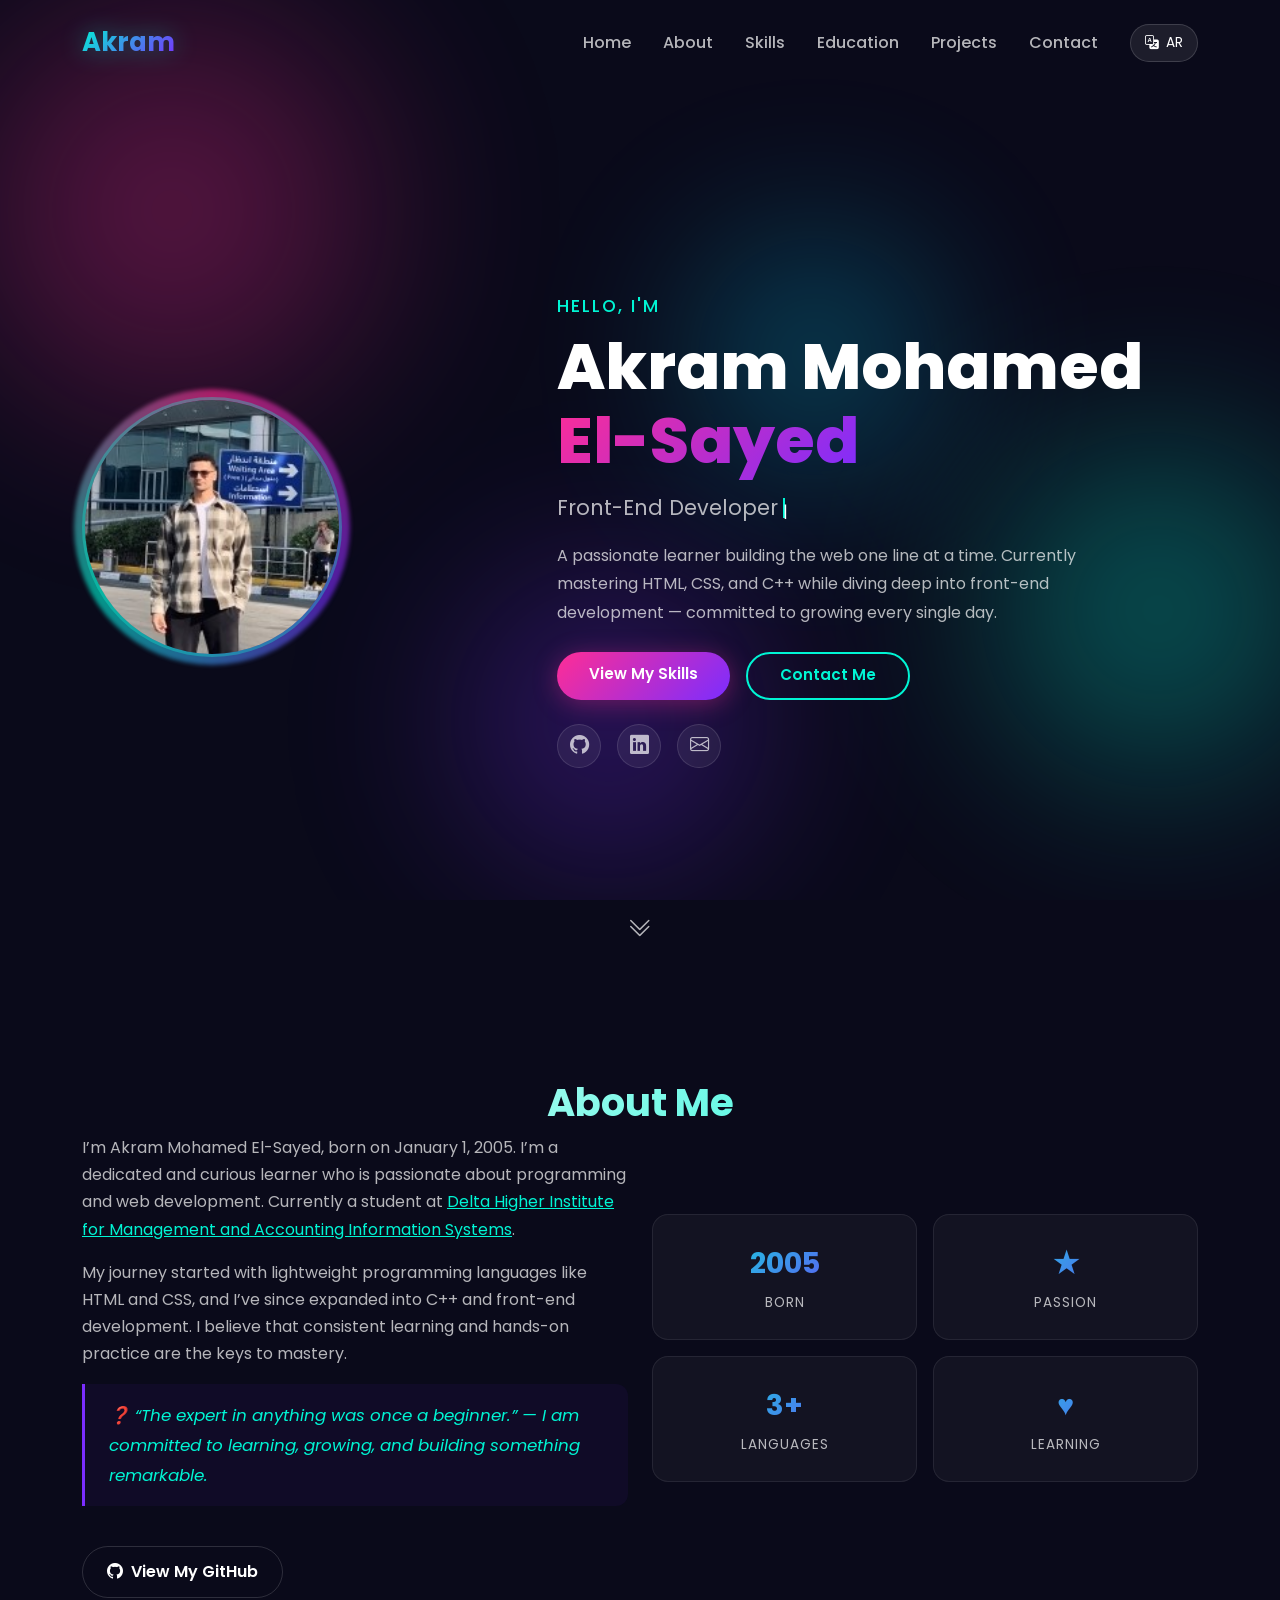
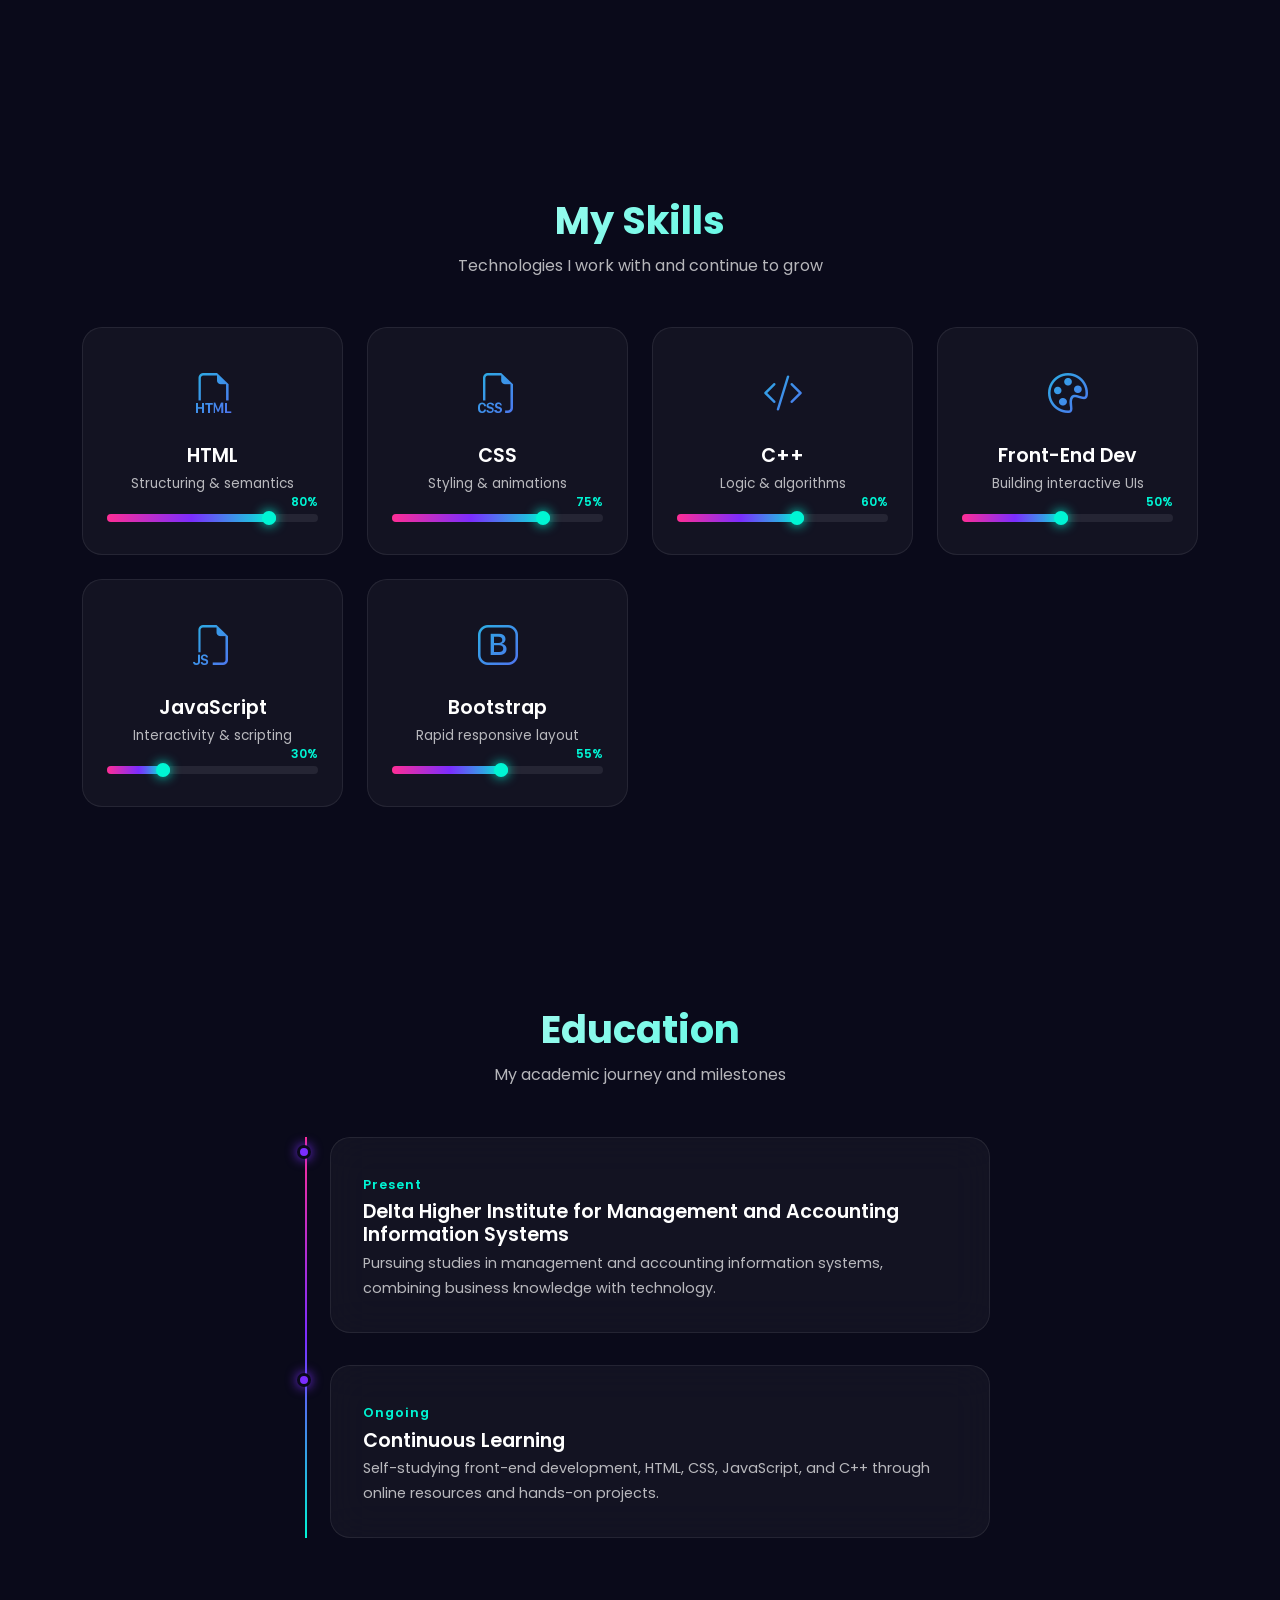
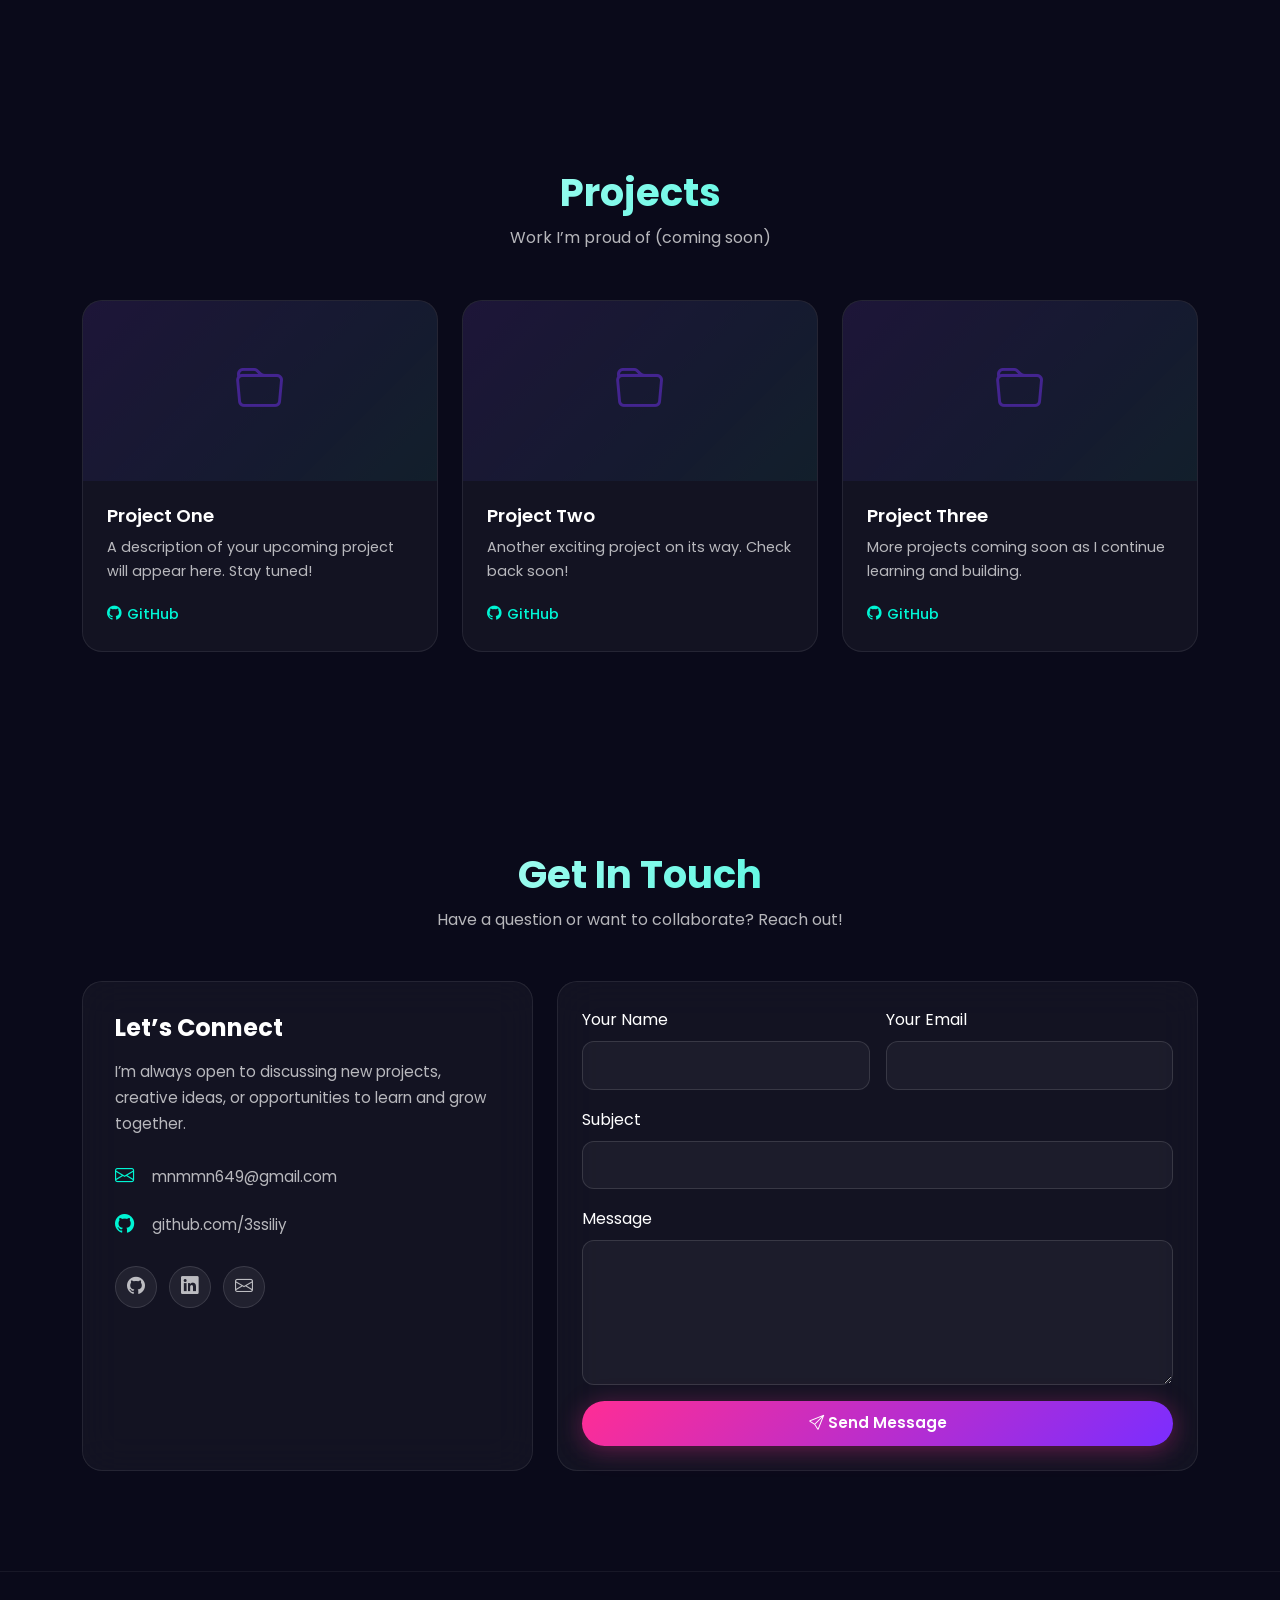
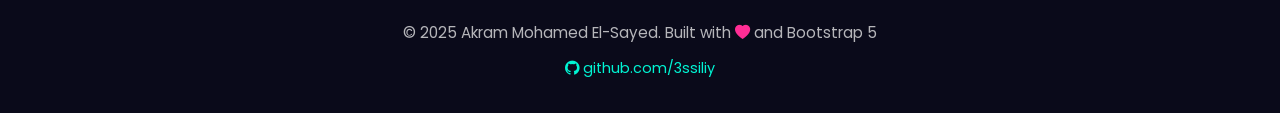
<file: index.html>
﻿<!DOCTYPE html>
<html lang="en" dir="ltr">
<head>
  <meta charset="UTF-8" />
  <meta name="viewport" content="width=device-width, initial-scale=1.0" />
  <title>Akram Mohamed El-Sayed | Portfolio</title>

  <!-- Bootstrap 5 CSS -->
  <link href="https://cdn.jsdelivr.net/npm/bootstrap@5.3.2/dist/css/bootstrap.min.css" rel="stylesheet" />
  <!-- Bootstrap Icons -->
  <link rel="stylesheet" href="https://cdn.jsdelivr.net/npm/bootstrap-icons@1.11.3/font/bootstrap-icons.min.css" />
  <!-- Google Fonts -->
  <link rel="preconnect" href="https://fonts.googleapis.com" />
  <link rel="preconnect" href="https://fonts.gstatic.com" crossorigin />
  <link href="https://fonts.googleapis.com/css2?family=Poppins:wght@300;400;500;600;700;800&family=Tajawal:wght@300;400;500;700&display=swap" rel="stylesheet" />
  <!-- Custom CSS -->
  <link rel="stylesheet" href="css/style.css" />
</head>
<body>

  <!-- ===== Animated Background Blobs ===== -->
  <div class="bg-blobs">
    <div class="blob blob-1"></div>
    <div class="blob blob-2"></div>
    <div class="blob blob-3"></div>
    <div class="blob blob-4"></div>
  </div>

  <!-- ===== Navbar ===== -->
  <nav class="navbar navbar-expand-lg fixed-top" id="mainNav">
    <div class="container">
      <a class="navbar-brand" href="#home">
        <span class="brand-glow" data-en="Akram" data-ar="أكرم">Akram</span>
      </a>
      <button class="navbar-toggler" type="button" data-bs-toggle="collapse" data-bs-target="#navbarNav" aria-controls="navbarNav" aria-expanded="false" aria-label="Toggle navigation">
        <i class="bi bi-list navbar-toggler-icon"></i>
      </button>
      <div class="collapse navbar-collapse" id="navbarNav">
        <ul class="navbar-nav ms-auto me-3">
          <li class="nav-item"><a class="nav-link" href="#home" data-en="Home" data-ar="الرئيسية">Home</a></li>
          <li class="nav-item"><a class="nav-link" href="#about" data-en="About" data-ar="عني">About</a></li>
          <li class="nav-item"><a class="nav-link" href="#skills" data-en="Skills" data-ar="المهارات">Skills</a></li>
          <li class="nav-item"><a class="nav-link" href="#education" data-en="Education" data-ar="التعليم">Education</a></li>
          <li class="nav-item"><a class="nav-link" href="#projects" data-en="Projects" data-ar="المشاريع">Projects</a></li>
          <li class="nav-item"><a class="nav-link" href="#contact" data-en="Contact" data-ar="تواصل">Contact</a></li>
        </ul>
        <button class="lang-btn" id="langToggle" aria-label="Switch language">
          <i class="bi bi-translate"></i> <span id="langLabel">AR</span>
        </button>
      </div>
    </div>
  </nav>

  <!-- ===== Hero Section ===== -->
  <section class="hero-section" id="home">
    <div class="container">
      <div class="row align-items-center min-vh-100">
        <div class="col-lg-5 text-center text-lg-start mb-5 mb-lg-0 fade-in-left">
          <div class="hero-photo-wrap">
            <!--
              === PHOTO SLOT ===
              Your photo is displayed with animated neon border
            -->
            <div class="hero-photo" id="heroPhoto">
              <img src="assets/photos/portrait.jpg" alt="Akram Mohamed El-Sayed" />
            </div>
            <div class="photo-glow"></div>
          </div>
        </div>
        <div class="col-lg-7 text-center text-lg-start fade-in-right">
          <p class="hero-greeting" data-en="Hello, I'm" data-ar="مرحباً، أنا">Hello, I'm</p>
          <h1 class="hero-name" data-en="Akram Mohamed<br/>El-Sayed" data-ar="أكرم محمد<br/>السيد">
            Akram Mohamed<br/><span class="accent">El-Sayed</span>
          </h1>
          <div class="hero-role-wrap">
            <span class="hero-role" data-en="Front-End Developer" data-ar="مطور واجهات أمامية">Front-End Developer</span>
            <span class="typing-cursor">|</span>
          </div>
          <p class="hero-tagline" data-en="A passionate learner building the web one line at a time. Currently mastering HTML, CSS, and C++ while diving deep into front-end development — committed to growing every single day." data-ar="متعلم شغوف يبني الويب سطرًا بسطر. أتقن حالياً HTML و CSS و C++ أثناء التعمق في تطوير الواجهات الأمامية — ملتزم بالنمو كل يوم.">
            A passionate learner building the web one line at a time. Currently mastering HTML, CSS, and C++ while diving deep into front-end development &#8212; committed to growing every single day.
          </p>
          <div class="hero-btns mt-4 d-flex gap-3 justify-content-center justify-content-lg-start flex-wrap">
            <a href="#skills" class="btn btn-neon" data-en="View My Skills" data-ar="عرض مهاراتي">View My Skills</a>
            <a href="#contact" class="btn btn-outline-neon" data-en="Contact Me" data-ar="تواصل معي">Contact Me</a>
          </div>
          <div class="hero-social mt-4 d-flex gap-3 justify-content-center justify-content-lg-start">
            <a href="https://github.com/3ssiliy" target="_blank" rel="noopener noreferrer" class="social-icon" aria-label="GitHub">
              <i class="bi bi-github"></i>
            </a>
            <a href="#" class="social-icon" aria-label="LinkedIn">
              <i class="bi bi-linkedin"></i>
            </a>
            <a href="mailto:mnmmn649@gmail.com" class="social-icon" aria-label="Email">
              <i class="bi bi-envelope"></i>
            </a>
          </div>
        </div>
      </div>
    </div>
    <!-- Scroll indicator -->
    <a href="#about" class="scroll-down" aria-label="Scroll down">
      <i class="bi bi-chevron-double-down"></i>
    </a>
  </section>

  <!-- ===== About Section ===== -->
  <section class="section" id="about">
    <div class="container">
      <h2 class="section-title reveal" data-en="About Me" data-ar="عني">About Me</h2>
      <div class="about-glass reveal">
        <div class="row align-items-center">
          <div class="col-lg-6 mb-4 mb-lg-0">
            <p class="about-text" data-en="I&#8217;m Akram Mohamed El-Sayed, born on January 1, 2005. I&#8217;m a dedicated and curious learner who is passionate about programming and web development. Currently a student at <a href=&#39;https://dhic.edu.eg/&#39; target=&#39;_blank&#39; rel=&#39;noopener noreferrer&#39; style=&#39;color:var(--neon-cyan);text-decoration:underline;&#39;>Delta Higher Institute for Management and Accounting Information Systems</a>." data-ar="أنا أكرم محمد السيد، وُلدت في 1 يناير 2005. أنا متعلم مخلص وفضولي أشعر بالشغف بالبرمجة وتطوير الويب. طالب حالياً في <a href=&#39;https://dhic.edu.eg/&#39; target=&#39;_blank&#39; rel=&#39;noopener noreferrer&#39; style=&#39;color:var(--neon-cyan);text-decoration:underline;&#39;>معهد دلتا العالي للإدارة والمحاسبة وأنظمة المعلومات</a>.">
              I&#8217;m Akram Mohamed El-Sayed, born on January 1, 2005. I&#8217;m a dedicated and curious learner who is passionate about programming and web development. Currently a student at <a href="https://dhic.edu.eg/" target="_blank" rel="noopener noreferrer" style="color:var(--neon-cyan);text-decoration:underline;">Delta Higher Institute for Management and Accounting Information Systems</a>.
            </p>
            <p class="about-text" data-en="My journey started with lightweight programming languages like HTML and CSS, and I&#8217;ve since expanded into C++ and front-end development. I believe that consistent learning and hands-on practice are the keys to mastery." data-ar="بدأت رحلتي بلغات برمجة خفيفة مثل HTML و CSS، ومنذ ذلك الحين توسعت إلى C++ وتطوير الواجهات الأمامية. أؤمن بأن التعلم المستمر والتطبيق العملي هما مفتاح الإتقان.">
              My journey started with lightweight programming languages like HTML and CSS, and I&#8217;ve since expanded into C++ and front-end development. I believe that consistent learning and hands-on practice are the keys to mastery.
            </p>
            <p class="motivational-quote" data-en="&#10067; &#8220;The expert in anything was once a beginner.&#8221; &#8212; I am committed to learning, growing, and building something remarkable." data-ar="&#10067; &#8220;الخبراء في أي مجال كانوا يوماً مبتدئين.&#8221; &#8212; أنا ملتزم بالتعلم والنمو وبناء شيء استثنائي.">
              &#10067; &#8220;The expert in anything was once a beginner.&#8221; &#8212; I am committed to learning, growing, and building something remarkable.
            </p>
          </div>
          <div class="col-lg-6">
            <div class="about-stats row g-3">
              <div class="col-6">
                <div class="stat-card">
                  <span class="stat-number">2005</span>
                  <span class="stat-label" data-en="Born" data-ar="سنة الميلاد">Born</span>
                </div>
              </div>
              <div class="col-6">
                <div class="stat-card">
                  <span class="stat-number">&#9733;</span>
                  <span class="stat-label" data-en="Passion" data-ar="شغف">Passion</span>
                </div>
              </div>
              <div class="col-6">
                <div class="stat-card">
                  <span class="stat-number">3+</span>
                  <span class="stat-label" data-en="Languages" data-ar="لغات">Languages</span>
                </div>
              </div>
              <div class="col-6">
                <div class="stat-card">
                  <span class="stat-number">&#9829;</span>
                  <span class="stat-label" data-en="Learning" data-ar="تعلم">Learning</span>
                </div>
              </div>
            </div>
          </div>
        </div>
        <div class="about-links mt-4">
          <a href="https://github.com/3ssiliy" target="_blank" rel="noopener noreferrer" class="github-link">
            <i class="bi bi-github"></i>
            <span data-en="View My GitHub" data-ar="عرض حسابي على GitHub">View My GitHub</span>
          </a>
        </div>
      </div>
    </div>
  </section>

  <!-- ===== Skills Section ===== -->
  <section class="section" id="skills">
    <div class="container">
      <h2 class="section-title reveal" data-en="My Skills" data-ar="مهاراتي">My Skills</h2>
      <p class="section-subtitle reveal" data-en="Technologies I work with and continue to grow" data-ar="التقنيات التي أعمل معها وأتابع تعلمها">Technologies I work with and continue to grow</p>
      <div class="skills-grid">
        <!-- HTML -->
        <div class="skill-card reveal">
          <div class="skill-icon"><i class="bi bi-filetype-html"></i></div>
          <h3>HTML</h3>
          <p class="skill-desc" data-en="Structuring &amp; semantics" data-ar="الهيكلة والدلالات">Structuring &amp; semantics</p>
          <div class="progress-track">
            <div class="progress-bar-fill" data-width="80"></div>
            <span class="progress-label">80%</span>
          </div>
        </div>
        <!-- CSS -->
        <div class="skill-card reveal">
          <div class="skill-icon"><i class="bi bi-filetype-css"></i></div>
          <h3>CSS</h3>
          <p class="skill-desc" data-en="Styling &amp; animations" data-ar="التنسيق والرسوم المتحركة">Styling &amp; animations</p>
          <div class="progress-track">
            <div class="progress-bar-fill" data-width="75"></div>
            <span class="progress-label">75%</span>
          </div>
        </div>
        <!-- C++ -->
        <div class="skill-card reveal">
          <div class="skill-icon"><i class="bi bi-code-slash"></i></div>
          <h3>C++</h3>
          <p class="skill-desc" data-en="Logic &amp; algorithms" data-ar="المنطق والخوارزميات">Logic &amp; algorithms</p>
          <div class="progress-track">
            <div class="progress-bar-fill" data-width="60"></div>
            <span class="progress-label">60%</span>
          </div>
        </div>
        <!-- Front-End -->
        <div class="skill-card reveal">
          <div class="skill-icon"><i class="bi bi-palette"></i></div>
          <h3 data-en="Front-End Dev" data-ar="تطوير الواجهات">Front-End Dev</h3>
          <p class="skill-desc" data-en="Building interactive UIs" data-ar="بناء واجهات تفاعلية">Building interactive UIs</p>
          <div class="progress-track">
            <div class="progress-bar-fill" data-width="50"></div>
            <span class="progress-label">50%</span>
          </div>
        </div>
        <!-- JavaScript -->
        <div class="skill-card reveal">
          <div class="skill-icon"><i class="bi bi-filetype-js"></i></div>
          <h3>JavaScript</h3>
          <p class="skill-desc" data-en="Interactivity &amp; scripting" data-ar="التفاعلية والبرمجة">Interactivity &amp; scripting</p>
          <div class="progress-track">
            <div class="progress-bar-fill" data-width="30"></div>
            <span class="progress-label">30%</span>
          </div>
        </div>
        <!-- Bootstrap -->
        <div class="skill-card reveal">
          <div class="skill-icon"><i class="bi bi-bootstrap"></i></div>
          <h3>Bootstrap</h3>
          <p class="skill-desc" data-en="Rapid responsive layout" data-ar="تخطيط متجاوب سريع">Rapid responsive layout</p>
          <div class="progress-track">
            <div class="progress-bar-fill" data-width="55"></div>
            <span class="progress-label">55%</span>
          </div>
        </div>
      </div>
    </div>
  </section>

  <!-- ===== Education Section (Placeholders) ===== -->
  <section class="section" id="education">
    <div class="container">
      <h2 class="section-title reveal" data-en="Education" data-ar="التعليم">Education</h2>
      <p class="section-subtitle reveal" data-en="My academic journey and milestones" data-ar="رحلتي الأكاديمية ومحطاتي">My academic journey and milestones</p>
      <div class="timeline reveal">
        <div class="timeline-item">
          <div class="timeline-dot"></div>
          <div class="timeline-content glass-card">
            <span class="timeline-date" data-en="Present" data-ar="حالياً">Present</span>
            <h3 class="timeline-title" data-en="Delta Higher Institute for Management and Accounting Information Systems" data-ar="معهد دلتا العالي للإدارة والمحاسبة وأنظمة المعلومات">Delta Higher Institute for Management and Accounting Information Systems</h3>
            <p class="timeline-desc" data-en="Pursuing studies in management and accounting information systems, combining business knowledge with technology." data-ar="أدرس حالياً في معهد دلتا العالي للإدارة والمحاسبة وأنظمة المعلومات، حيث أجمع بين المعرفة الإدارية والتقنية.">Pursuing studies in management and accounting information systems, combining business knowledge with technology.</p>
          </div>
        </div>
        <div class="timeline-item">
          <div class="timeline-dot"></div>
          <div class="timeline-content glass-card">
            <span class="timeline-date" data-en="Ongoing" data-ar="مستمر">Ongoing</span>
            <h3 class="timeline-title" data-en="Continuous Learning" data-ar="التعلم المستمر">Continuous Learning</h3>
            <p class="timeline-desc" data-en="Self-studying front-end development, HTML, CSS, JavaScript, and C++ through online resources and hands-on projects." data-ar="أتعلم تطوير الواجهات الأمامية وHTML وCSS وJavaScript وC++ ذاتياً من خلال المصادر عبر الإنترنت والمشاريع العملية.">Self-studying front-end development, HTML, CSS, JavaScript, and C++ through online resources and hands-on projects.</p>
          </div>
        </div>
      </div>
    </div>
  </section>

  <!-- ===== Projects Section (Placeholders) ===== -->
  <section class="section" id="projects">
    <div class="container">
      <h2 class="section-title reveal" data-en="Projects" data-ar="المشاريع">Projects</h2>
      <p class="section-subtitle reveal" data-en="Work I&#8217;m proud of (coming soon)" data-ar="أعمال أفخر بها (قريباً)">Work I&#8217;m proud of (coming soon)</p>
      <div class="projects-grid">
        <div class="project-card reveal">
          <div class="project-img placeholder-img">
            <i class="bi bi-folder"></i>
          </div>
          <div class="project-body">
            <h3 data-en="Project One" data-ar="المشروع الأول">Project One</h3>
            <p class="project-desc" data-en="A description of your upcoming project will appear here. Stay tuned!" data-ar="سيظهر وصف مشروعك القادم هنا. ترقبوا!">A description of your upcoming project will appear here. Stay tuned!</p>
            <a href="https://github.com/3ssiliy" target="_blank" class="project-link"><i class="bi bi-github"></i> GitHub</a>
          </div>
        </div>
        <div class="project-card reveal">
          <div class="project-img placeholder-img">
            <i class="bi bi-folder"></i>
          </div>
          <div class="project-body">
            <h3 data-en="Project Two" data-ar="المشروع الثاني">Project Two</h3>
            <p class="project-desc" data-en="Another exciting project on its way. Check back soon!" data-ar="مشروع مثير آخر في الطريق. عُد قريباً!">Another exciting project on its way. Check back soon!</p>
            <a href="https://github.com/3ssiliy" target="_blank" class="project-link"><i class="bi bi-github"></i> GitHub</a>
          </div>
        </div>
        <div class="project-card reveal">
          <div class="project-img placeholder-img">
            <i class="bi bi-folder"></i>
          </div>
          <div class="project-body">
            <h3 data-en="Project Three" data-ar="المشروع الثالث">Project Three</h3>
            <p class="project-desc" data-en="More projects coming soon as I continue learning and building." data-ar="المزيد من المشاريع قريباً مع استمرار التعلم والبناء.">More projects coming soon as I continue learning and building.</p>
            <a href="https://github.com/3ssiliy" target="_blank" class="project-link"><i class="bi bi-github"></i> GitHub</a>
          </div>
        </div>
      </div>
    </div>
  </section>

  <!-- ===== Contact Section ===== -->
  <section class="section" id="contact">
    <div class="container">
      <h2 class="section-title reveal" data-en="Get In Touch" data-ar="تواصل معي">Get In Touch</h2>
      <p class="section-subtitle reveal" data-en="Have a question or want to collaborate? Reach out!" data-ar="لديك سؤال أو تريد التعاون؟ تواصل!">Have a question or want to collaborate? Reach out!</p>
      <div class="row g-4 reveal">
        <div class="col-lg-5">
          <div class="contact-info glass-card h-100">
            <h3 class="contact-info-title" data-en="Let&#8217;s Connect" data-ar="لنتمتع بالاتصال">Let&#8217;s Connect</h3>
            <p class="contact-info-text" data-en="I&#8217;m always open to discussing new projects, creative ideas, or opportunities to learn and grow together." data-ar="أنا دائماً منفتح لمناقشة مشاريع جديدة، أفكار إبداعية، أو فرص للتعلم والنمو معاً.">I&#8217;m always open to discussing new projects, creative ideas, or opportunities to learn and grow together.</p>
            <div class="contact-item">
              <i class="bi bi-envelope"></i>
              <span>mnmmn649@gmail.com</span>
            </div>
            <div class="contact-item">
              <i class="bi bi-github"></i>
              <a href="https://github.com/3ssiliy" target="_blank" rel="noopener noreferrer">github.com/3ssiliy</a>
            </div>
            <div class="contact-social mt-4">
              <a href="https://github.com/3ssiliy" target="_blank" rel="noopener noreferrer" class="contact-social-btn"><i class="bi bi-github"></i></a>
              <a href="#" class="contact-social-btn"><i class="bi bi-linkedin"></i></a>
              <a href="mailto:mnmmn649@gmail.com" class="contact-social-btn"><i class="bi bi-envelope"></i></a>
            </div>
          </div>
        </div>
        <div class="col-lg-7">
          <div class="contact-form glass-card h-100 p-4">
            <form id="contactForm" action="mailto:mnmmn649@gmail.com" method="POST" enctype="text/plain">
              <div class="row g-3">
                <div class="col-sm-6">
                  <label for="name" class="form-label" data-en="Your Name" data-ar="اسمك">Your Name</label>
                  <input type="text" class="form-control neon-input" id="name" name="name" required />
                </div>
                <div class="col-sm-6">
                  <label for="email" class="form-label" data-en="Your Email" data-ar="بريدك">Your Email</label>
                  <input type="email" class="form-control neon-input" id="email" name="email" required />
                </div>
                <div class="col-12">
                  <label for="subject" class="form-label" data-en="Subject" data-ar="الموضوع">Subject</label>
                  <input type="text" class="form-control neon-input" id="subject" name="subject" />
                </div>
                <div class="col-12">
                  <label for="message" class="form-label" data-en="Message" data-ar="الرسالة">Message</label>
                  <textarea class="form-control neon-input" id="message" name="message" rows="5" required></textarea>
                </div>
                <div class="col-12">
                  <button type="submit" class="btn btn-neon w-100" data-en="Send Message" data-ar="أرسل الرسالة">
                    <i class="bi bi-send"></i> Send Message
                  </button>
                </div>
              </div>
            </form>
          </div>
        </div>
      </div>
    </div>
  </section>

  <!-- ===== Footer ===== -->
  <footer class="footer">
    <div class="container text-center">
      <p class="footer-text">
        <span data-en="© 2025 Akram Mohamed El-Sayed. Built with" data-ar="© 2025 أكلام محمد السيد. بُني بـ">© 2025 Akram Mohamed El-Sayed. Built with</span>
        <i class="bi bi-heart-fill heart-beat"></i>
        <span data-en="and Bootstrap 5" data-ar="و Bootstrap 5">and Bootstrap 5</span>
      </p>
      <p class="footer-sub">
        <a href="https://github.com/3ssiliy" target="_blank" rel="noopener noreferrer">
          <i class="bi bi-github"></i> github.com/3ssiliy
        </a>
      </p>
    </div>
    <!-- Back to top -->
    <a href="#home" class="back-to-top" id="backToTop" aria-label="Back to top">
      <i class="bi bi-arrow-up"></i>
    </a>
  </footer>

  <!-- Bootstrap JS -->
  <script src="https://cdn.jsdelivr.net/npm/bootstrap@5.3.2/dist/js/bootstrap.bundle.min.js"></script>
  <!-- Custom JS -->
  <script src="js/main.js"></script>
</body>
</html>
</file>
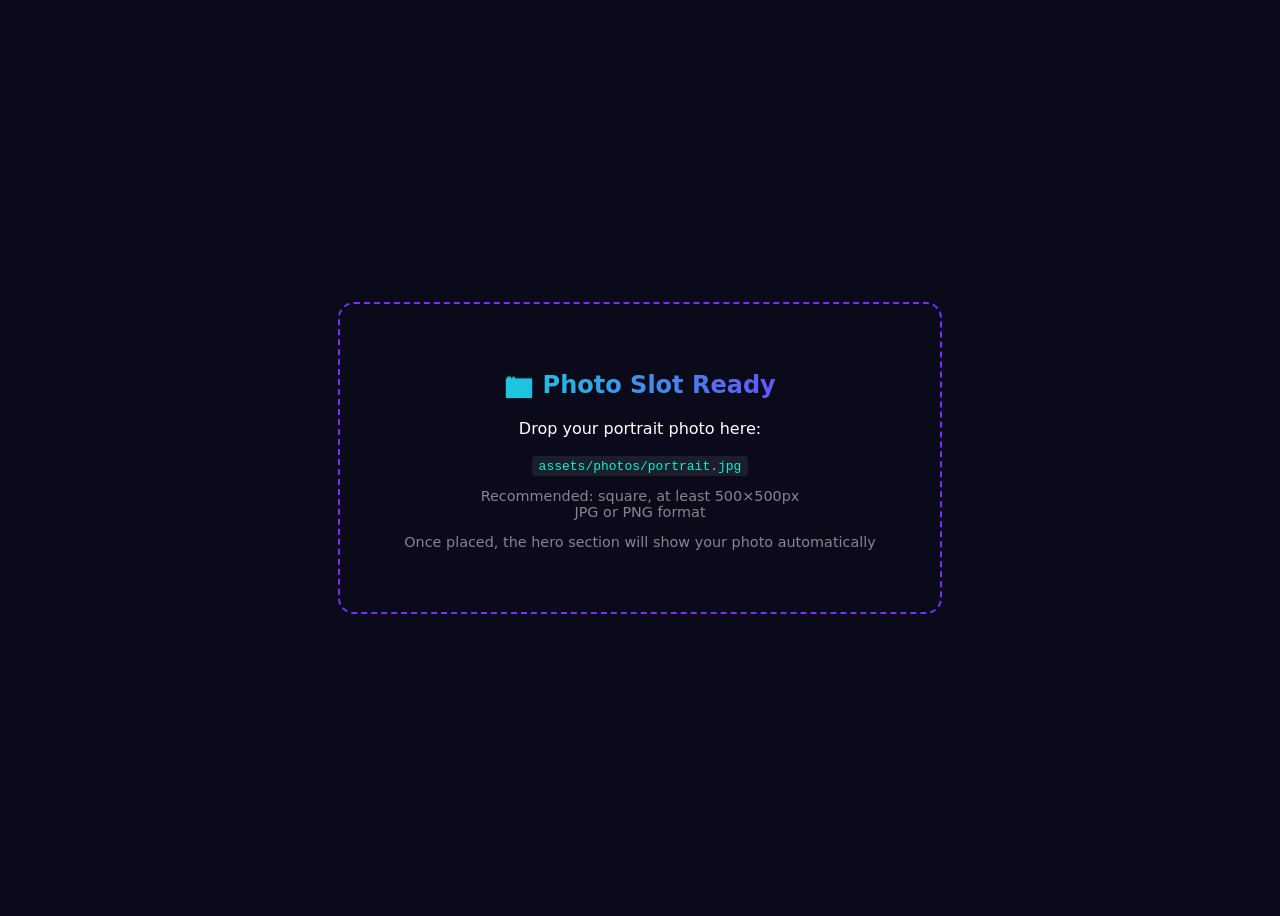
<file: assets/photos/README.html>
<!DOCTYPE html>
<html lang="en">
<head>
  <meta charset="UTF-8">
  <title>Photo Placeholder — Akram's Portfolio</title>
  <style>
    body { background: #0a0a1a; color: #fff; font-family: system-ui; display: flex; flex-direction: column; align-items: center; justify-content: center; min-height: 100vh; gap: 1rem; text-align: center; }
    .box { border: 2px dashed #7b2dff; border-radius: 16px; padding: 3rem 4rem; }
    h2 { background: linear-gradient(90deg, #00f5d4, #7b2dff); -webkit-background-clip: text; -webkit-text-fill-color: transparent; }
    .hint { color: rgba(255,255,255,0.5); font-size: 0.9rem; }
    code { background: rgba(255,255,255,0.08); padding: 0.2em 0.5em; border-radius: 4px; color: #00f5d4; }
    a { color: #ff2d95; }
  </style>
</head>
<body>
  <div class="box">
    <h2>📷 Photo Slot Ready</h2>
    <p>Drop your portrait photo here:</p>
    <code>assets/photos/portrait.jpg</code>
    <p class="hint">Recommended: square, at least 500×500px<br>JPG or PNG format</p>
    <p class="hint">Once placed, the hero section will show your photo automatically</p>
  </div>
</body>
</html>
</file>
<file: css/style.css>
/* ============================================
   Akram Mohamed El-Sayed | Portfolio
   Dark Neon Theme — Animated & Responsive
   ============================================ */

/* ─── CSS Variables ─── */
:root {
  --bg-dark:        #0a0a1a;
  --bg-card:        rgba(255, 255, 255, 0.04);
  --bg-card-hover:  rgba(255, 255, 255, 0.08);
  --neon-pink:      #ff2d95;
  --neon-cyan:      #00f5d4;
  --neon-purple:    #7b2dff;
  --neon-blue:      #00d4ff;
  --text-primary:   #ffffff;
  --text-secondary: rgba(255, 255, 255, 0.7);
  --font-en:        'Poppins', sans-serif;
  --font-ar:        'Tajawal', sans-serif;
  --transition:     0.35s cubic-bezier(0.4, 0, 0.2, 1);
}

/* ─── Reset & Base ─── */
*, *::before, *::after { box-sizing: border-box; }

html {
  scroll-behavior: smooth;
  scrollbar-width: thin;
  scrollbar-color: var(--neon-purple) var(--bg-dark);
}

body {
  margin: 0;
  font-family: var(--font-en);
  background: var(--bg-dark);
  color: var(--text-primary);
  line-height: 1.7;
  overflow-x: hidden;
  min-height: 100vh;
}

/* Arabic / RTL */
html[dir="rtl"] body {
  font-family: var(--font-ar);
}

/* Custom scrollbar */
::-webkit-scrollbar { width: 8px; }
::-webkit-scrollbar-track { background: var(--bg-dark); }
::-webkit-scrollbar-thumb {
  background: linear-gradient(180deg, var(--neon-pink), var(--neon-purple));
  border-radius: 4px;
}

/* ─── Animated Background Blobs ─── */
.bg-blobs {
  position: fixed;
  inset: 0;
  z-index: -1;
  overflow: hidden;
  pointer-events: none;
}

.blob {
  position: absolute;
  border-radius: 50%;
  filter: blur(80px);
  opacity: 0.4;
  animation: blobFloat 20s ease-in-out infinite alternate;
}

.blob-1 {
  width: 600px; height: 600px;
  background: radial-gradient(circle, var(--neon-pink), transparent 70%);
  top: -10%; left: -10%;
  animation-duration: 22s;
}

.blob-2 {
  width: 500px; height: 500px;
  background: radial-gradient(circle, var(--neon-cyan), transparent 70%);
  top: 40%; right: -10%;
  animation-duration: 18s;
  animation-delay: -5s;
}

.blob-3 {
  width: 450px; height: 450px;
  background: radial-gradient(circle, var(--neon-purple), transparent 70%);
  bottom: -5%; left: 30%;
  animation-duration: 25s;
  animation-delay: -10s;
}

.blob-4 {
  width: 350px; height: 350px;
  background: radial-gradient(circle, var(--neon-blue), transparent 70%);
  top: 20%; left: 50%;
  animation-duration: 20s;
  animation-delay: -7s;
}

@keyframes blobFloat {
  0%   { transform: translate(0, 0) scale(1); }
  33%  { transform: translate(60px, -40px) scale(1.1); }
  66%  { transform: translate(-40px, 60px) scale(0.95); }
  100% { transform: translate(20px, -20px) scale(1.05); }
}

/* ─── Navbar ─── */
.navbar {
  padding: 1rem 0;
  transition: var(--transition);
  background: transparent;
}

.navbar.scrolled {
  background: rgba(10, 10, 26, 0.85) !important;
  backdrop-filter: blur(20px);
  -webkit-backdrop-filter: blur(20px);
  border-bottom: 1px solid rgba(255, 255, 255, 0.06);
  padding: 0.6rem 0;
}

.navbar-brand .brand-glow {
  font-size: 1.6rem;
  font-weight: 700;
  background: linear-gradient(135deg, var(--neon-cyan), var(--neon-purple));
  -webkit-background-clip: text;
  -webkit-text-fill-color: transparent;
  background-clip: text;
  text-shadow: none;
  filter: drop-shadow(0 0 12px rgba(0, 245, 212, 0.4));
}

.nav-link {
  color: var(--text-secondary) !important;
  font-weight: 500;
  margin: 0 0.5rem;
  position: relative;
  transition: var(--transition);
}

.nav-link::after {
  content: '';
  position: absolute;
  bottom: 0; left: 50%;
  width: 0; height: 2px;
  background: linear-gradient(90deg, var(--neon-cyan), var(--neon-purple));
  transition: var(--transition);
  transform: translateX(-50%);
}

.nav-link:hover { color: var(--text-primary) !important; }
.nav-link:hover::after { width: 80%; }

.lang-btn {
  background: rgba(255, 255, 255, 0.08);
  border: 1px solid rgba(255, 255, 255, 0.15);
  color: var(--text-primary);
  padding: 0.4rem 0.9rem;
  border-radius: 20px;
  font-size: 0.85rem;
  cursor: pointer;
  transition: var(--transition);
  font-family: var(--font-en);
  display: flex;
  align-items: center;
  gap: 0.4rem;
}

.lang-btn:hover {
  background: rgba(255, 255, 255, 0.15);
  border-color: var(--neon-cyan);
  box-shadow: 0 0 15px rgba(0, 245, 212, 0.3);
}

.navbar-toggler { border: none; color: var(--text-primary); }
.navbar-toggler:focus { box-shadow: none; }
.navbar-toggler-icon { filter: invert(1); }

/* ─── Hero Section ─── */
.hero-section {
  position: relative;
  padding-top: 80px;
}

.min-vh-100 { min-height: 100vh; }

/* Hero Photo */
.hero-photo-wrap {
  position: relative;
  display: inline-block;
}

.hero-photo {
  width: 260px;
  height: 260px;
  border-radius: 50%;
  background: var(--bg-card);
  border: 3px solid rgba(0, 245, 212, 0.3);
  display: flex;
  flex-direction: column;
  align-items: center;
  justify-content: center;
  gap: 0.5rem;
  overflow: hidden;
  transition: var(--transition);
  position: relative;
  z-index: 2;
}

.hero-photo img {
  width: 100%;
  height: 100%;
  object-fit: cover;
  object-position: 50% 20%;
  transform: scale(1.25);
  transform-origin: 50% 25%;
  border-radius: 50%;
  display: block;
}

.hero-photo.show-img img { display: block; }
.hero-photo.show-img i,
.hero-photo.show-img .photo-placeholder-text { display: none; }

.hero-photo i { font-size: 4rem; color: var(--neon-cyan); opacity: 0.5; }
.photo-placeholder-text { font-size: 0.8rem; color: var(--text-secondary); }

.photo-glow {
  position: absolute;
  inset: -8px;
  border-radius: 50%;
  background: conic-gradient(from 0deg, var(--neon-pink), var(--neon-purple), var(--neon-cyan), var(--neon-pink));
  z-index: 1;
  animation: glowSpin 4s linear infinite;
  opacity: 0.6;
  filter: blur(2px);
}

@keyframes glowSpin {
  to { transform: rotate(360deg); }
}

.hero-photo-wrap:hover .hero-photo {
  border-color: var(--neon-cyan);
  box-shadow: 0 0 40px rgba(0, 245, 212, 0.4);
  transform: scale(1.02);
}

/* Hero Text */
.hero-greeting {
  font-size: 1.1rem;
  color: var(--neon-cyan);
  font-weight: 500;
  letter-spacing: 2px;
  text-transform: uppercase;
  margin-bottom: 0.5rem;
}

.hero-name {
  font-size: clamp(2.2rem, 5vw, 4rem);
  font-weight: 800;
  line-height: 1.15;
  margin-bottom: 0.8rem;
}

.hero-name .accent {
  background: linear-gradient(135deg, var(--neon-pink), var(--neon-purple));
  -webkit-background-clip: text;
  -webkit-text-fill-color: transparent;
  background-clip: text;
}

.hero-role-wrap {
  display: flex;
  align-items: center;
  justify-content: center;
  justify-content: flex-start;
  gap: 0.3rem;
  margin-bottom: 1rem;
}

.hero-role {
  font-size: 1.3rem;
  color: var(--text-secondary);
  font-weight: 400;
}

.typing-cursor {
  display: inline-block;
  width: 2px;
  height: 1.3em;
  background: var(--neon-cyan);
  animation: blink 0.8s step-end infinite;
  vertical-align: middle;
}

@keyframes blink {
  50% { opacity: 0; }
}

.hero-tagline {
  font-size: 1rem;
  color: var(--text-secondary);
  max-width: 540px;
  line-height: 1.8;
}

/* Buttons */
.btn-neon {
  background: linear-gradient(135deg, var(--neon-pink), var(--neon-purple));
  border: none;
  color: #fff;
  padding: 0.7rem 2rem;
  border-radius: 30px;
  font-weight: 600;
  font-size: 0.95rem;
  transition: var(--transition);
  box-shadow: 0 4px 25px rgba(255, 45, 149, 0.35);
}

.btn-neon:hover {
  transform: translateY(-2px);
  box-shadow: 0 8px 35px rgba(255, 45, 149, 0.55);
  color: #fff;
}

.btn-outline-neon {
  background: transparent;
  border: 2px solid var(--neon-cyan);
  color: var(--neon-cyan);
  padding: 0.65rem 2rem;
  border-radius: 30px;
  font-weight: 600;
  font-size: 0.95rem;
  transition: var(--transition);
}

.btn-outline-neon:hover {
  background: rgba(0, 245, 212, 0.1);
  box-shadow: 0 0 25px rgba(0, 245, 212, 0.3);
  color: var(--neon-cyan);
  transform: translateY(-2px);
}

/* Social Icons */
.social-icon {
  width: 44px; height: 44px;
  border-radius: 50%;
  background: rgba(255, 255, 255, 0.06);
  border: 1px solid rgba(255, 255, 255, 0.12);
  display: inline-flex;
  align-items: center;
  justify-content: center;
  color: var(--text-secondary);
  font-size: 1.2rem;
  transition: var(--transition);
  text-decoration: none;
}

.social-icon:hover {
  color: var(--neon-cyan);
  border-color: var(--neon-cyan);
  box-shadow: 0 0 20px rgba(0, 245, 212, 0.35);
  transform: translateY(-3px);
}

/* Scroll Down */
.scroll-down {
  position: absolute;
  bottom: 30px;
  left: 50%;
  transform: translateX(-50%);
  color: var(--text-secondary);
  font-size: 1.5rem;
  animation: bounce 2s infinite;
  text-decoration: none;
}

@keyframes bounce {
  0%, 100% { transform: translateX(-50%) translateY(0); }
  50% { transform: translateX(-50%) translateY(10px); }
}

/* ─── Sections ─── */
.section {
  padding: 100px 0;
  position: relative;
}

.section-title {
  font-size: 2.4rem;
  font-weight: 700;
  text-align: center;
  margin-bottom: 0.5rem;
  background: linear-gradient(135deg, var(--text-primary), var(--neon-cyan));
  -webkit-background-clip: text;
  -webkit-text-fill-color: transparent;
  background-clip: text;
}

.section-subtitle {
  text-align: center;
  color: var(--text-secondary);
  margin-bottom: 3rem;
  font-size: 1rem;
}

/* ─── Reveal Animations ─── */
.reveal {
  opacity: 0;
  transform: translateY(40px);
  transition: opacity 0.7s ease, transform 0.7s ease;
}

.reveal.visible {
  opacity: 1;
  transform: translateY(0);
}

.fade-in-left {
  animation: fadeInLeft 1s ease forwards;
}

.fade-in-right {
  animation: fadeInRight 1s ease 0.3s forwards;
  opacity: 0;
}

@keyframes fadeInLeft {
  from { opacity: 0; transform: translateX(-60px); }
  to   { opacity: 1; transform: translateX(0); }
}

@keyframes fadeInRight {
  from { opacity: 0; transform: translateX(60px); }
  to   { opacity: 1; transform: translateX(0); }
}

/* ─── Glass Card ─── */
.glass-card {
  background: var(--bg-card);
  backdrop-filter: blur(20px);
  -webkit-backdrop-filter: blur(20px);
  border: 1px solid rgba(255, 255, 255, 0.08);
  border-radius: 20px;
  padding: 2rem;
  transition: var(--transition);
}

.glass-card:hover {
  background: var(--bg-card-hover);
  border-color: rgba(255, 255, 255, 0.15);
  box-shadow: 0 8px 40px rgba(0, 0, 0, 0.3);
}

/* ─── About ─── */
.about-text {
  color: var(--text-secondary);
  margin-bottom: 1rem;
  font-size: 1rem;
}

.motivational-quote {
  font-style: italic;
  color: var(--neon-cyan);
  font-size: 1.05rem;
  padding: 1rem 1.5rem;
  border-left: 3px solid var(--neon-purple);
  background: rgba(123, 45, 255, 0.06);
  border-radius: 0 12px 12px 0;
  margin-top: 1rem;
  line-height: 1.8;
}

html[dir="rtl"] .motivational-quote {
  border-left: none;
  border-right: 3px solid var(--neon-purple);
  border-radius: 12px 0 0 12px;
}

.about-stats { margin-top: 1.5rem; }

.stat-card {
  background: var(--bg-card);
  border: 1px solid rgba(255, 255, 255, 0.08);
  border-radius: 16px;
  padding: 1.5rem 1rem;
  text-align: center;
  transition: var(--transition);
}

.stat-card:hover {
  border-color: var(--neon-cyan);
  box-shadow: 0 0 20px rgba(0, 245, 212, 0.2);
  transform: translateY(-4px);
}

.stat-number {
  display: block;
  font-size: 1.8rem;
  font-weight: 700;
  background: linear-gradient(135deg, var(--neon-cyan), var(--neon-purple));
  -webkit-background-clip: text;
  -webkit-text-fill-color: transparent;
  background-clip: text;
}

.stat-label {
  font-size: 0.85rem;
  color: var(--text-secondary);
  text-transform: uppercase;
  letter-spacing: 1px;
}

.github-link {
  display: inline-flex;
  align-items: center;
  gap: 0.5rem;
  color: var(--text-primary);
  text-decoration: none;
  font-weight: 600;
  padding: 0.7rem 1.5rem;
  border: 1px solid rgba(255, 255, 255, 0.15);
  border-radius: 30px;
  transition: var(--transition);
}

.github-link:hover {
  background: rgba(255, 255, 255, 0.08);
  border-color: var(--neon-purple);
  box-shadow: 0 0 20px rgba(123, 45, 255, 0.3);
}

/* ─── Skills ─── */
.skills-grid {
  display: grid;
  grid-template-columns: repeat(auto-fit, minmax(260px, 1fr));
  gap: 1.5rem;
}

.skill-card {
  background: var(--bg-card);
  border: 1px solid rgba(255, 255, 255, 0.08);
  border-radius: 20px;
  padding: 2rem 1.5rem;
  text-align: center;
  transition: var(--transition);
  position: relative;
  overflow: hidden;
}

.skill-card::before {
  content: '';
  position: absolute;
  top: 0; left: 0; right: 0;
  height: 3px;
  background: linear-gradient(90deg, var(--neon-pink), var(--neon-purple), var(--neon-cyan));
  opacity: 0;
  transition: var(--transition);
}

.skill-card:hover {
  transform: translateY(-6px);
  border-color: rgba(255, 255, 255, 0.15);
  box-shadow: 0 12px 40px rgba(0, 0, 0, 0.4);
}

.skill-card:hover::before { opacity: 1; }

.skill-icon {
  font-size: 2.5rem;
  margin-bottom: 1rem;
  background: linear-gradient(135deg, var(--neon-cyan), var(--neon-purple));
  -webkit-background-clip: text;
  -webkit-text-fill-color: transparent;
  background-clip: text;
}

.skill-card h3 {
  font-size: 1.2rem;
  font-weight: 600;
  margin-bottom: 0.3rem;
}

.skill-desc {
  font-size: 0.85rem;
  color: var(--text-secondary);
  margin-bottom: 1.2rem;
}

.progress-track {
  position: relative;
  height: 8px;
  background: rgba(255, 255, 255, 0.08);
  border-radius: 4px;
  overflow: visible;
}

.progress-bar-fill {
  height: 100%;
  border-radius: 4px;
  background: linear-gradient(90deg, var(--neon-pink), var(--neon-purple), var(--neon-cyan));
  width: 0%;
  transition: width 1.2s cubic-bezier(0.4, 0, 0.2, 1);
  position: relative;
}

.progress-bar-fill::after {
  content: '';
  position: absolute;
  right: 0; top: 50%;
  transform: translateY(-50%);
  width: 14px; height: 14px;
  border-radius: 50%;
  background: var(--neon-cyan);
  box-shadow: 0 0 12px var(--neon-cyan);
  opacity: 0;
  transition: opacity 0.3s ease 1s;
}

.progress-bar-fill.animated::after { opacity: 1; }

.progress-label {
  position: absolute;
  right: 0;
  top: -22px;
  font-size: 0.75rem;
  font-weight: 600;
  color: var(--neon-cyan);
}

/* ─── Timeline (Education) ─── */
.timeline {
  position: relative;
  max-width: 700px;
  margin: 0 auto;
  padding-left: 40px;
}

html[dir="rtl"] .timeline {
  padding-left: 0;
  padding-right: 40px;
}

.timeline::before {
  content: '';
  position: absolute;
  left: 15px;
  top: 0; bottom: 0;
  width: 2px;
  background: linear-gradient(180deg, var(--neon-pink), var(--neon-purple), var(--neon-cyan));
}

html[dir="rtl"] .timeline::before {
  left: auto;
  right: 15px;
}

.timeline-item {
  position: relative;
  margin-bottom: 2rem;
}

.timeline-dot {
  position: absolute;
  left: -33px;
  top: 8px;
  width: 14px; height: 14px;
  border-radius: 50%;
  background: var(--neon-purple);
  border: 3px solid var(--bg-dark);
  box-shadow: 0 0 12px var(--neon-purple);
}

html[dir="rtl"] .timeline-dot {
  left: auto;
  right: -33px;
}

.timeline-date {
  display: inline-block;
  font-size: 0.8rem;
  color: var(--neon-cyan);
  font-weight: 600;
  letter-spacing: 1px;
  margin-bottom: 0.3rem;
}

.timeline-title {
  font-size: 1.2rem;
  font-weight: 600;
  margin-bottom: 0.3rem;
}

.timeline-desc {
  font-size: 0.9rem;
  color: var(--text-secondary);
  margin: 0;
}

/* ─── Projects ─── */
.projects-grid {
  display: grid;
  grid-template-columns: repeat(auto-fit, minmax(300px, 1fr));
  gap: 1.5rem;
}

.project-card {
  background: var(--bg-card);
  border: 1px solid rgba(255, 255, 255, 0.08);
  border-radius: 20px;
  overflow: hidden;
  transition: var(--transition);
}

.project-card:hover {
  transform: translateY(-6px);
  border-color: rgba(255, 255, 255, 0.15);
  box-shadow: 0 12px 40px rgba(0, 0, 0, 0.4);
}

.project-img {
  height: 180px;
  display: flex;
  align-items: center;
  justify-content: center;
  font-size: 3rem;
  color: var(--neon-purple);
  opacity: 0.5;
  position: relative;
  overflow: hidden;
}

.project-img::before {
  content: '';
  position: absolute;
  inset: 0;
  background: linear-gradient(135deg, rgba(123,45,255,0.2), rgba(0,245,212,0.1));
}

.project-body { padding: 1.5rem; }

.project-body h3 {
  font-size: 1.15rem;
  font-weight: 600;
  margin-bottom: 0.5rem;
}

.project-desc {
  font-size: 0.9rem;
  color: var(--text-secondary);
  margin-bottom: 1rem;
}

.project-link {
  display: inline-flex;
  align-items: center;
  gap: 0.4rem;
  color: var(--neon-cyan);
  text-decoration: none;
  font-weight: 500;
  font-size: 0.9rem;
  transition: var(--transition);
}

.project-link:hover { color: var(--neon-purple); }

/* ─── Contact ─── */
.contact-info-title {
  font-size: 1.5rem;
  font-weight: 700;
  margin-bottom: 1rem;
}

.contact-info-text {
  color: var(--text-secondary);
  font-size: 0.95rem;
  margin-bottom: 1.5rem;
}

.contact-item {
  display: flex;
  align-items: center;
  gap: 0.8rem;
  color: var(--text-secondary);
  font-size: 0.95rem;
  margin-bottom: 1rem;
}

.contact-item i {
  color: var(--neon-cyan);
  font-size: 1.2rem;
  width: 24px;
}

.contact-item a {
  color: var(--text-secondary);
  text-decoration: none;
  transition: var(--transition);
}

.contact-item a:hover { color: var(--neon-cyan); }

.contact-social-btn {
  width: 42px; height: 42px;
  border-radius: 50%;
  background: rgba(255, 255, 255, 0.06);
  border: 1px solid rgba(255, 255, 255, 0.12);
  display: inline-flex;
  align-items: center;
  justify-content: center;
  color: var(--text-secondary);
  font-size: 1.1rem;
  margin-right: 0.5rem;
  transition: var(--transition);
  text-decoration: none;
}

html[dir="rtl"] .contact-social-btn { margin-right: 0; margin-left: 0.5rem; }

.contact-social-btn:hover {
  color: var(--neon-cyan);
  border-color: var(--neon-cyan);
  box-shadow: 0 0 15px rgba(0, 245, 212, 0.3);
  transform: translateY(-3px);
}

/* Form */
.neon-input {
  background: rgba(255, 255, 255, 0.04) !important;
  border: 1px solid rgba(255, 255, 255, 0.12) !important;
  color: var(--text-primary) !important;
  border-radius: 12px !important;
  padding: 0.7rem 1rem !important;
  transition: var(--transition) !important;
}

.neon-input::placeholder { color: rgba(255, 255, 255, 0.3); }
.neon-input:focus {
  border-color: var(--neon-cyan) !important;
  box-shadow: 0 0 0 3px rgba(0, 245, 212, 0.15) !important;
  background: rgba(255, 255, 255, 0.06) !important;
}

.neon-input label { color: var(--text-secondary); font-size: 0.9rem; }

/* ─── Footer ─── */
.footer {
  padding: 3rem 0 2rem;
  position: relative;
  border-top: 1px solid rgba(255, 255, 255, 0.06);
}

.footer-text {
  color: var(--text-secondary);
  font-size: 0.95rem;
  margin-bottom: 0.5rem;
}

.heart-beat {
  color: var(--neon-pink);
  animation: heartbeat 1.5s ease-in-out infinite;
  display: inline-block;
}

@keyframes heartbeat {
  0%, 100% { transform: scale(1); }
  15% { transform: scale(1.25); }
  30% { transform: scale(1); }
  45% { transform: scale(1.15); }
}

.footer-sub { margin: 0; }

.footer-sub a {
  color: var(--neon-cyan);
  text-decoration: none;
  font-size: 0.9rem;
  transition: var(--transition);
}

.footer-sub a:hover { color: var(--neon-purple); }

/* Back to Top */
.back-to-top {
  position: fixed;
  bottom: 30px;
  right: 30px;
  width: 48px; height: 48px;
  border-radius: 50%;
  background: linear-gradient(135deg, var(--neon-pink), var(--neon-purple));
  color: #fff !important;
  display: flex;
  align-items: center;
  justify-content: center;
  font-size: 1.3rem;
  opacity: 0;
  visibility: hidden;
  transform: translateY(20px);
  transition: var(--transition);
  z-index: 999;
  text-decoration: none;
  box-shadow: 0 4px 20px rgba(255, 45, 149, 0.4);
}

html[dir="rtl"] .back-to-top { right: auto; left: 30px; }

.back-to-top.show {
  opacity: 1;
  visibility: visible;
  transform: translateY(0);
}

.back-to-top:hover {
  transform: translateY(-4px);
  box-shadow: 0 8px 30px rgba(255, 45, 149, 0.6);
  color: #fff !important;
}

/* ─── Responsive ─── */
@media (max-width: 991px) {
  .hero-photo { width: 200px; height: 200px; }
  .navbar-collapse {
    background: rgba(10, 10, 26, 0.95);
    backdrop-filter: blur(20px);
    border-radius: 16px;
    padding: 1rem;
    margin-top: 0.5rem;
    border: 1px solid rgba(255, 255, 255, 0.08);
  }
}

@media (max-width: 767px) {
  .section { padding: 70px 0; }
  .hero-photo { width: 160px; height: 160px; }
  .hero-name { font-size: 2rem; }
  .section-title { font-size: 1.8rem; }
  .scroll-down { display: none; }
}

@media (max-width: 575px) {
  .hero-photo { width: 140px; height: 140px; }
  .hero-btns { flex-direction: column; }
  .hero-btns .btn { width: 100%; }
}
</file>
